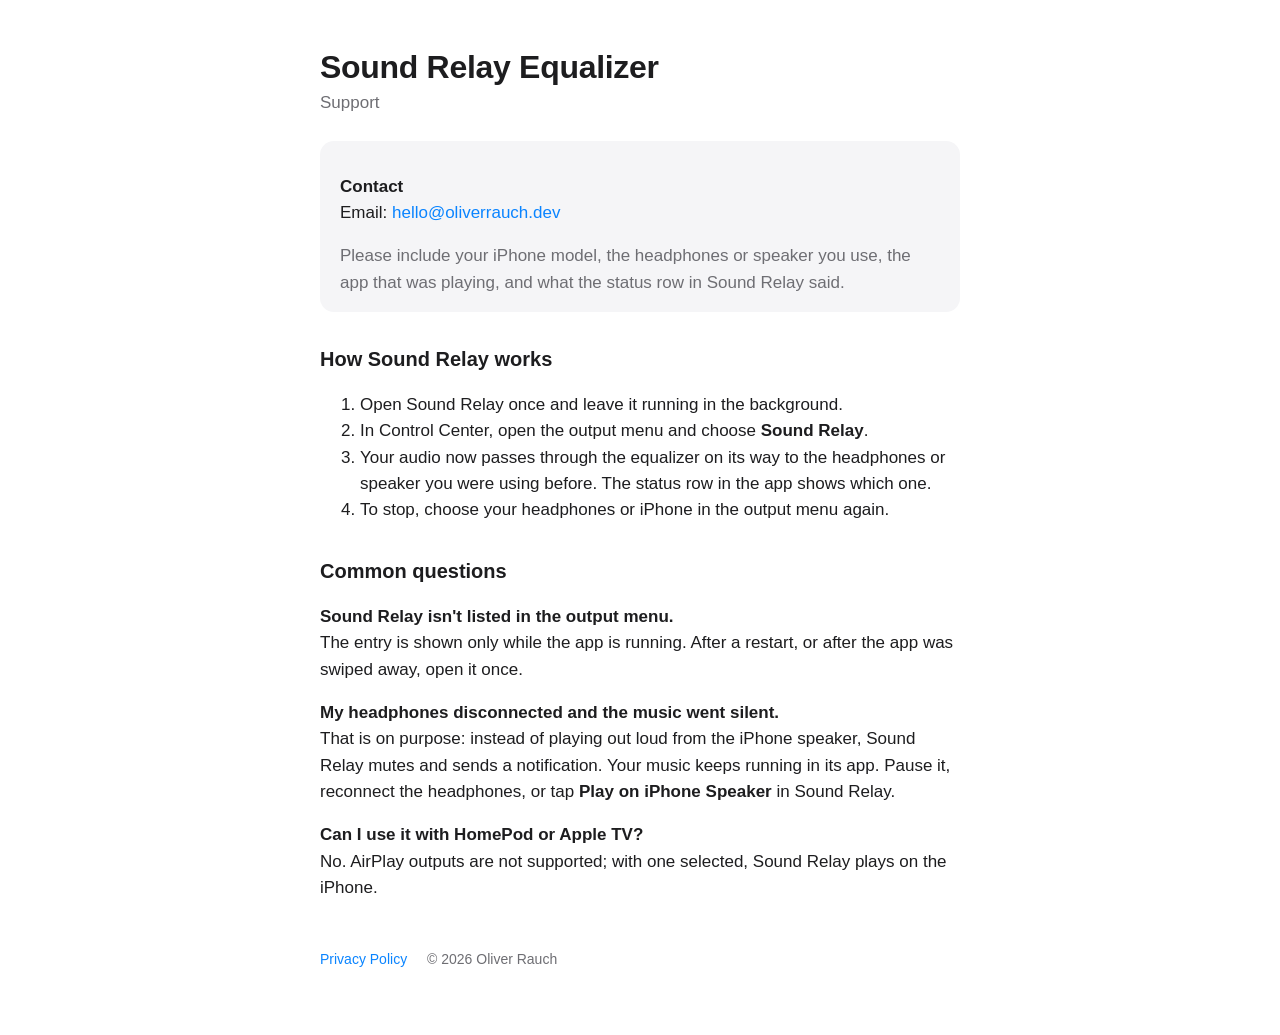
<file: index.html>
<!doctype html>
<html lang="en">
<head>
<meta charset="utf-8">
<meta name="viewport" content="width=device-width, initial-scale=1">
<title>Sound Relay Equalizer – Support</title>
<link rel="stylesheet" href="style.css">
</head>
<body>
<main>
  <h1>Sound Relay Equalizer</h1>
  <p class="muted">Support</p>

  <div class="card">
    <p><strong>Contact</strong><br>
    Email: <a href="mailto:hello@oliverrauch.dev">hello@oliverrauch.dev</a></p>
    <p class="muted" style="margin:0">Please include your iPhone model, the headphones or speaker you use, the app that was playing, and what the status row in Sound Relay said.</p>
  </div>

  <h2>How Sound Relay works</h2>
  <ol>
    <li>Open Sound Relay once and leave it running in the background.</li>
    <li>In Control Center, open the output menu and choose <strong>Sound Relay</strong>.</li>
    <li>Your audio now passes through the equalizer on its way to the headphones or speaker you were using before. The status row in the app shows which one.</li>
    <li>To stop, choose your headphones or iPhone in the output menu again.</li>
  </ol>

  <h2>Common questions</h2>
  <p><strong>Sound Relay isn't listed in the output menu.</strong><br>
  The entry is shown only while the app is running. After a restart, or after the app was swiped away, open it once.</p>

  <p><strong>My headphones disconnected and the music went silent.</strong><br>
  That is on purpose: instead of playing out loud from the iPhone speaker, Sound Relay mutes and sends a notification. Your music keeps running in its app. Pause it, reconnect the headphones, or tap <strong>Play on iPhone Speaker</strong> in Sound Relay.</p>

  <p><strong>Can I use it with HomePod or Apple TV?</strong><br>
  No. AirPlay outputs are not supported; with one selected, Sound Relay plays on the iPhone.</p>

  <footer>
    <a href="privacy.html">Privacy Policy</a>
    <span>© 2026 Oliver Rauch</span>
  </footer>
</main>
</body>
</html>
</file>
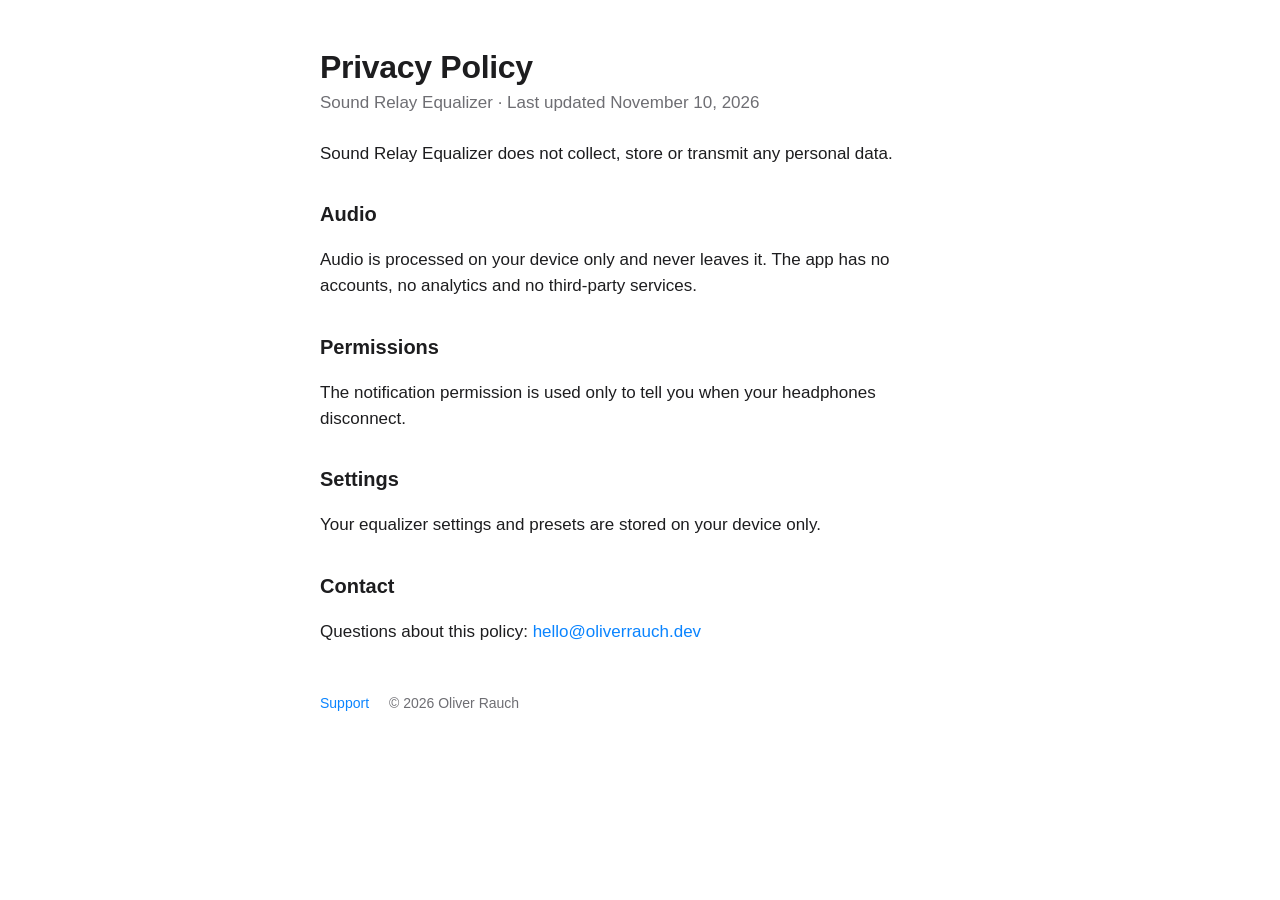
<file: privacy.html>
<!doctype html>
<html lang="en">
<head>
<meta charset="utf-8">
<meta name="viewport" content="width=device-width, initial-scale=1">
<title>Sound Relay Equalizer – Privacy Policy</title>
<link rel="stylesheet" href="style.css">
</head>
<body>
<main>
  <h1>Privacy Policy</h1>
  <p class="muted">Sound Relay Equalizer · Last updated November 10, 2026</p>

  <p>Sound Relay Equalizer does not collect, store or transmit any personal data.</p>

  <h2>Audio</h2>
  <p>Audio is processed on your device only and never leaves it. The app has no accounts, no analytics and no third-party services.</p>

  <h2>Permissions</h2>
  <p>The notification permission is used only to tell you when your headphones disconnect.</p>

  <h2>Settings</h2>
  <p>Your equalizer settings and presets are stored on your device only.</p>

  <h2>Contact</h2>
  <p>Questions about this policy: <a href="mailto:hello@oliverrauch.dev">hello@oliverrauch.dev</a></p>

  <footer>
    <a href="index.html">Support</a>
    <span>© 2026 Oliver Rauch</span>
  </footer>
</main>
</body>
</html>
</file>
<file: style.css>
:root { color-scheme: light dark; --fg: #1d1d1f; --muted: #6e6e73; --bg: #fff; --card: #f5f5f7; --accent: #0a84ff; }
@media (prefers-color-scheme: dark) { :root { --fg: #f5f5f7; --muted: #a1a1a6; --bg: #000; --card: #1c1c1e; } }
* { box-sizing: border-box; }
body { margin: 0; padding: 0 16px; background: var(--bg); color: var(--fg); font: 17px/1.55 -apple-system, BlinkMacSystemFont, "SF Pro Text", "Helvetica Neue", Helvetica, Arial, sans-serif; }
main { max-width: 640px; margin: 0 auto; padding: 48px 0 64px; }
h1 { font-size: 32px; line-height: 1.2; margin: 0 0 4px; letter-spacing: -0.3px; }
h2 { font-size: 20px; margin: 32px 0 8px; }
.muted { color: var(--muted); margin: 0 0 24px; }
a { color: var(--accent); text-decoration: none; }
a:hover { text-decoration: underline; }
.card { background: var(--card); border-radius: 14px; padding: 16px 20px; margin: 16px 0; }
footer { margin-top: 48px; color: var(--muted); font-size: 14px; }
footer a { margin-right: 16px; }
</file>
